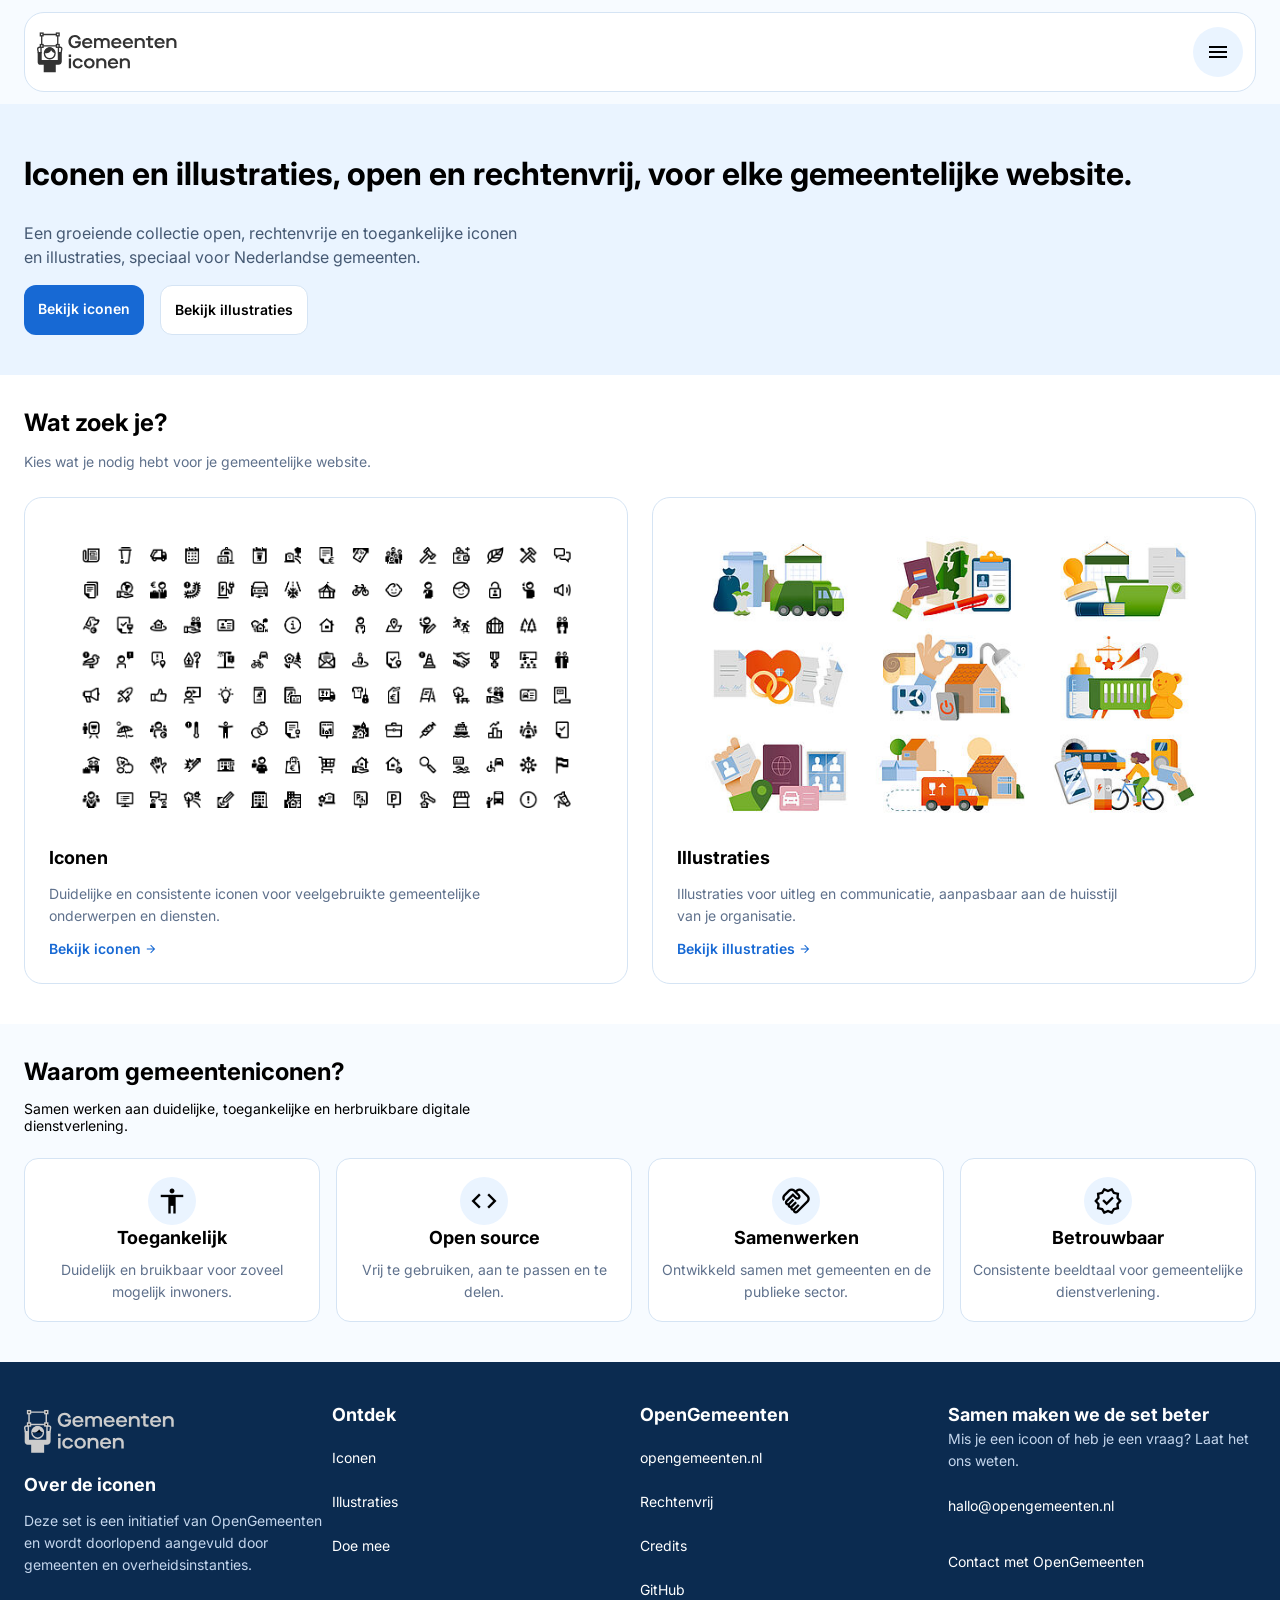
<file: index.html>
<!DOCTYPE html>
<html lang="nl">
    <head>
        <meta charset="UTF-8">
        <meta name="viewport" content="width=device-width, initial-scale=1.0">
        <title>Homepage</title>
        
        <!-- Algemene styling (laadt altijd en op elk apparaat) -->
        <link rel="stylesheet" href="styles/styles.css">
        
        <!-- Material Symbols: zoekicoon, hamburgermenu, pijltje vooruit, toegankelijkheid, open source, samenwerken en betrouwbaar -->
        <link rel="stylesheet" href="https://fonts.googleapis.com/css2?family=Material+Symbols+Outlined:opsz,wght,FILL,GRAD@24,400,0,0&icon_names=accessibility,arrow_forward,code,handshake,menu,search,verified">
    </head>


    <body>
        <header>
            <img class="logo" src="assets/logo.svg" alt="logo-gemeenteniconen">
            <button class="hamburger-menu"><span class="material-symbols-outlined">menu</span></button>
            <nav class="nav">
                <ul>
                    <li><a href="iconen.html">Iconen</a></li>
                    <li><a href="#Illustraties">Illustraties</a></li>
                    <li><a href="#Doe-mee">Doe mee</a></li>
                    <li><a href="#Rechtenvrij">Rechtenvrij</a></li>
                    <li><a href="#credits">Credits</a></li>
                    <li><a class="github" href="https://github.com/OpenGemeenten/Iconenset/">GitHub</a></li>
                </ul>
            </nav>
        </header>

        <main>
            <section class="hero-banner">
                <h1>Iconen en illustraties, open en rechtenvrij, voor elke gemeentelijke website.</h1>
                <p>Een groeiende collectie open, rechtenvrije en toegankelijke iconen en illustraties, speciaal voor Nederlandse gemeenten.</p>
                <div class="hero-knoppen">
                    <a class="primaire-knop" href="iconen.html">Bekijk iconen</a>
                    <a class="secundaire-knop" href="#Illustraties">Bekijk illustraties</a>   
                </div>
            </section>

        <section class="wat-zoek-je">
                <h2>Wat zoek je?</h2>
                <p>Kies wat je nodig hebt voor je gemeentelijke website.</p>
                
                <div class="keuze-kaarten">    
                    <div class="keuze-kaart">
                        <img src="assets/iconenset-overzicht.png" alt="iconenset-overzicht">
                        <h3>Iconen</h3>
                        <p>Duidelijke en consistente iconen voor veelgebruikte gemeentelijke onderwerpen en diensten.</p>
                        <a href="iconen.html">Bekijk iconen<span class="material-symbols-outlined">arrow_forward</span></a>
                    </div>

                    <div class="keuze-kaart">
                        <img src="assets/illustraties.jpg" alt="illustraties-overzicht">
                        <h3>Illustraties</h3>
                        <p>Illustraties voor uitleg en communicatie, aanpasbaar aan de huisstijl van je organisatie.</p>
                        <a href="#illustraties">Bekijk illustraties<span class="material-symbols-outlined">arrow_forward</span></a>
                    </div>
                </div>
            </section>

            <section class="waarom-gemeenteiconen">
                <h2>Waarom gemeenteniconen?</h2>
                <p>Samen werken aan duidelijke, toegankelijke en herbruikbare digitale dienstverlening.</p>
                <div class="voordeel-kaarten">
                    <div class="voordeel-kaart">
                        <span class="material-symbols-outlined">accessibility</span>
                        <h3>Toegankelijk</h3>
                        <p>Duidelijk en bruikbaar voor zoveel mogelijk inwoners.</p>
                    </div>

                    <div class="voordeel-kaart">
                        <span class="material-symbols-outlined">code</span>
                        <h3>Open source</h3>
                        <p>Vrij te gebruiken, aan te passen en te delen.</p>
                    </div>

                    <div class="voordeel-kaart">
                        <span class="material-symbols-outlined">handshake</span>
                        <h3>Samenwerken</h3>
                        <p>Ontwikkeld samen met gemeenten en de publieke sector.</p>
                    </div>

                    <div class="voordeel-kaart">
                        <span class="material-symbols-outlined">verified</span>
                        <h3>Betrouwbaar</h3>
                        <p>Consistente beeldtaal voor gemeentelijke dienstverlening.</p>
                    </div>
                </div>
            </section>
        </main>

        <footer>
            <div class="over-iconen">
            <img class="logo-footer" src="assets/logo.svg" alt="logo-footer">
            <h3>Over de iconen</h3>
                <p>Deze set is een initiatief van OpenGemeenten en wordt doorlopend aangevuld door gemeenten en overheidsinstanties. </p> 
            </div>
            
            <div class="ontdek-blok">
                <h3>Ontdek</h3> 
                <ul class="ontdek">
                    <li> <a href="iconen.html">Iconen</a></li>
                    <li><a href="#Illustraties">Illustraties</a></li>
                    <li><a href="#Doe-mee">Doe mee</a></li>
                </ul>
            </div>

            <div class="informatie-blok">
                <h3>OpenGemeenten</h3>
                <ul class="informatie">
                    <li><a href="https://www.opengemeenten.nl/">opengemeenten.nl</a></li>
                    <li><a href="#Rechtenvrij">Rechtenvrij</a></li>
                    <li><a href="#credits">Credits</a></li>
                    <li><a class="github" href="https://github.com/OpenGemeenten/Iconenset/">GitHub</a></li>
                </ul>
            </div>
                
            <div class="contact-blok">
                <h3>Samen maken we de set beter</h3>
                <p class="contact-tekst">Mis je een icoon of heb je een vraag? Laat het ons weten.</p>
                <p class="mail-link"><a href="mailto:hallo@opengemeenten.nl">hallo@opengemeenten.nl</a></p>
                <p class="contact-link"><a href="https://www.opengemeenten.nl/contact">Contact met OpenGemeenten</a></p>
            </div>
        </footer>
    </body>
</html>
</file>
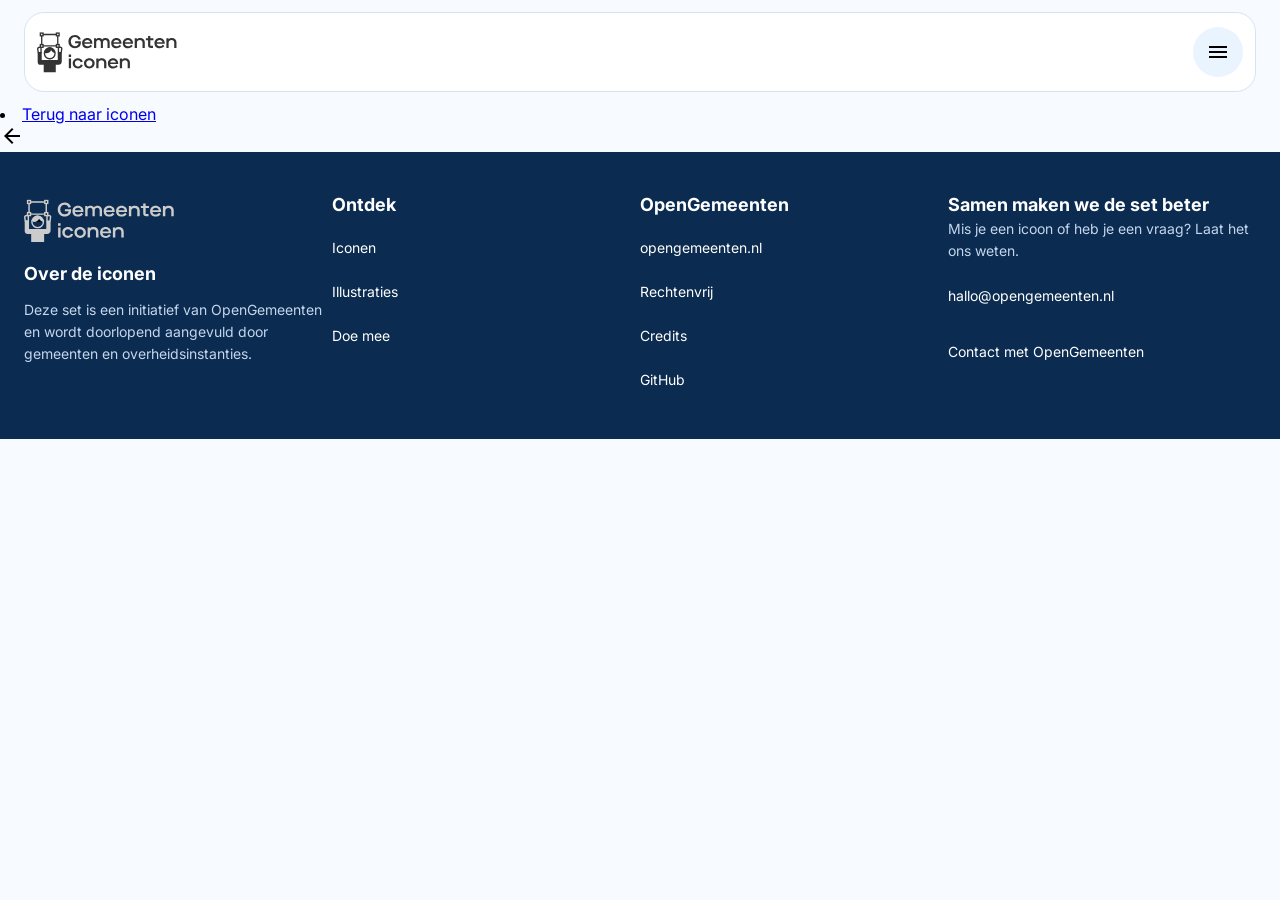
<file: detailpagina-iconen.html>
<!DOCTYPE html>
<html lang="nl">
    <head>
        <meta charset="UTF-8">
        <meta name="viewport" content="width=device-width, initial-scale=1.0">
        <title>Icoon detail</title>
        
        <!-- Algemene styling (laadt altijd en op elk apparaat) -->
        <link rel="stylesheet" href="styles/styles.css">
        
        <!-- Material Symbols: zoekicoon, hamburgermenu, pijltje vooruit, toegankelijkheid, open source, samenwerken en betrouwbaar -->
        <link rel="stylesheet" href="https://fonts.googleapis.com/css2?family=Material+Symbols+Outlined:opsz,wght,FILL,GRAD@24,400,0,0&icon_names=accessibility,arrow_forward,code,handshake,menu,search,verified">
    </head>
    
    
    <body>
        <header>
            <img class="logo" src="assets/logo.svg" alt="logo-gemeenteniconen">
            <button class="hamburger-menu"><span class="material-symbols-outlined">menu</span></button>
            <nav class="nav">
                <ul>
                    <li><a href="iconen.html">Iconen</a></li>
                    <li><a href="#Illustraties">Illustraties</a></li>
                    <li><a href="#Doe-mee">Doe mee</a></li>
                    <li><a href="#Rechtenvrij">Rechtenvrij</a></li>
                    <li><a href="#credits">Credits</a></li>
                    <li><a class="github" href="https://github.com/OpenGemeenten/Iconenset/">GitHub</a></li>
                </ul>
            </nav>
        </header>

        <main>
            <li> <a href="iconen.html">Terug naar iconen</a></li>
            <span class="material-symbols-outlined">arrow_back</span>
        
        </main>

        <footer>
            <div class="over-iconen">
            <img class="logo-footer" src="assets/logo.svg" alt="logo-footer">
            <h3>Over de iconen</h3>
            <p>Deze set is een initiatief van OpenGemeenten en wordt doorlopend aangevuld door gemeenten en overheidsinstanties. </p> 
            </div>
            
            <div class="ontdek-blok">
                <h3>Ontdek</h3> 
                <ul class="ontdek">
                    <li> <a href="iconen.html">Iconen</a></li>
                    <li><a href="#Illustraties">Illustraties</a></li>
                    <li><a href="#Doe mee">Doe mee</a></li>
                </ul>
            </div>

            <div class="informatie-blok">
                <h3>OpenGemeenten</h3>
                <ul class="informatie">
                    <li><a href="https://www.opengemeenten.nl/">opengemeenten.nl</a></li>
                    <li><a href="#Rechtenvrij">Rechtenvrij</a></li>
                    <li><a href="#credits">Credits</a></li>
                    <li><a class="github" href="https://github.com/OpenGemeenten/Iconenset/">GitHub</a></li>
                </ul>
            </div>
                
            <div class="contact-blok">
                <h3>Samen maken we de set beter</h3>
                <p class="contact-tekst">Mis je een icoon of heb je een vraag? Laat het ons weten.</p>
                <p class="mail-link"><a href="mailto:hallo@opengemeenten.nl">hallo@opengemeenten.nl</a></p>
                <p class="contact-link"><a href="https://www.opengemeenten.nl/contact">Contact met OpenGemeenten</a></p>
            </div>
            </footer>



    </body>
</html>
</file>
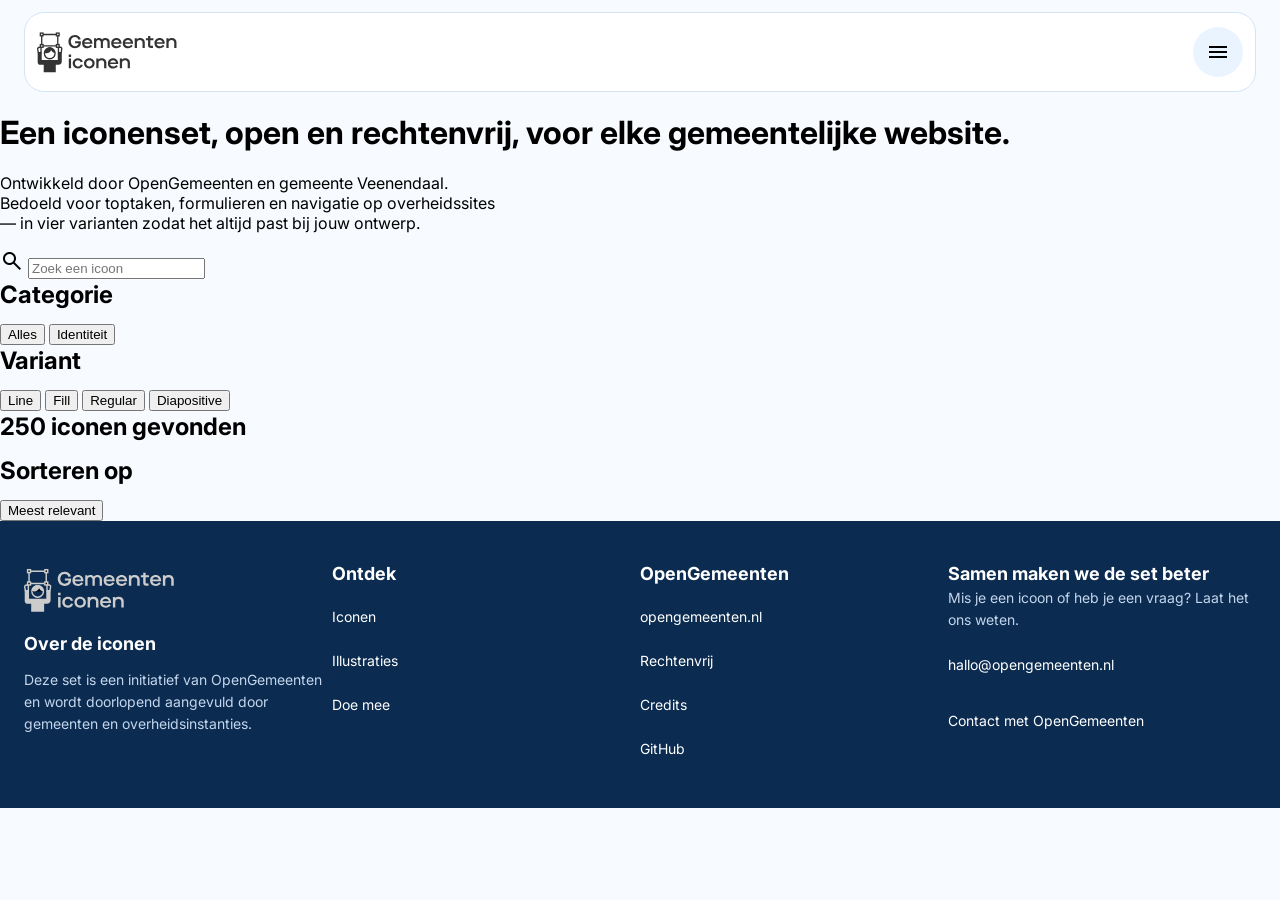
<file: iconen.html>
<!DOCTYPE html>
<html lang="nl">
    <head>
        <meta charset="UTF-8">
        <meta name="viewport" content="width=device-width, initial-scale=1.0">
        <title>Iconen</title>
        
        <!-- Algemene styling (laadt altijd en op elk apparaat) -->
        <link rel="stylesheet" href="styles/styles.css">
        
        <!-- Material Symbols: zoekicoon, hamburgermenu, pijltje vooruit, toegankelijkheid, open source, samenwerken en betrouwbaar -->
        <link rel="stylesheet" href="https://fonts.googleapis.com/css2?family=Material+Symbols+Outlined:opsz,wght,FILL,GRAD@24,400,0,0&icon_names=accessibility,arrow_forward,code,handshake,menu,search,verified">
    </head>


    <body>
        <header>
            <img class="logo" src="assets/logo.svg" alt="logo-gemeenteniconen">
            <button class="hamburger-menu"><span class="material-symbols-outlined">menu</span></button>
            <nav class="nav">
                <ul>
                    <li><a href="iconen.html">Iconen</a></li>
                    <li><a href="#Illustraties">Illustraties</a></li>
                    <li><a href="#Doe-mee">Doe mee</a></li>
                    <li><a href="#Rechtenvrij">Rechtenvrij</a></li>
                    <li><a href="#credits">Credits</a></li>
                    <li><a class="github" href="https://github.com/OpenGemeenten/Iconenset/">GitHub</a></li>
                </ul>
            </nav>
        </header>

        <main>
            <h1>Een iconenset, open en rechtenvrij, voor elke gemeentelijke website.</h1>
            <p> Ontwikkeld door OpenGemeenten en gemeente Veenendaal. Bedoeld voor toptaken, formulieren en navigatie op overheidssites — in vier varianten zodat het altijd past bij jouw ontwerp. </p>
            <span class=" search-icon material-symbols-outlined"> search </span>
            <input class="search-input" type="search" placeholder="Zoek een icoon">
            
            <div id="categorie-filters">
                <h2>Categorie</h2>
                <button class="Alles" onclick="filterSelection ('Alles')">Alles</button>
                <button class="Alles" onclick="filterSelection ('Identiteit')">Identiteit</button>
            </div>
            
            <div id="variant-filters">
                <h2>Variant</h2>
                <button class="Alles" onclick="filterSelection ('Line')">Line</button>
                <button class="Alles" onclick="filterSelection ('Fill')">Fill</button>
                <button class="Alles" onclick="filterSelection ('Regular')">Regular</button>
                <button class="Alles" onclick="filterSelection ('Diapositive')">Diapositive</button>
            </div>

            <h2> 250 iconen gevonden</h2>
            <h2>Sorteren op</h2>
            <button class="Sorteren-op" onclick="filterSelection ('Meest-relevant')">Meest relevant</button>


        </main>



    <footer>
                <div class="over-iconen">
                <img class="logo-footer" src="assets/logo.svg" alt="logo-footer">
                <h3>Over de iconen</h3>
                    <p>Deze set is een initiatief van OpenGemeenten en wordt doorlopend aangevuld door gemeenten en overheidsinstanties. </p> 
                </div>
                
                <div class="ontdek-blok">
                    <h3>Ontdek</h3> 
                    <ul class="ontdek">
                        <li> <a href="iconen.html">Iconen</a></li>
                        <li><a href="#Illustraties">Illustraties</a></li>
                        <li><a href="#Doe mee">Doe mee</a></li>
                    </ul>
                </div>

                <div class="informatie-blok">
                    <h3>OpenGemeenten</h3>
                    <ul class="informatie">
                        <li><a href="https://www.opengemeenten.nl/">opengemeenten.nl</a></li>
                        <li><a href="#Rechtenvrij">Rechtenvrij</a></li>
                        <li><a href="#credits">Credits</a></li>
                        <li><a class="github" href="https://github.com/OpenGemeenten/Iconenset/">GitHub</a></li>
                    </ul>
                </div>
                    
                <div class="contact-blok">
                    <h3>Samen maken we de set beter</h3>
                    <p class="contact-tekst">Mis je een icoon of heb je een vraag? Laat het ons weten.</p>
                    <p class="mail-link"><a href="mailto:hallo@opengemeenten.nl">hallo@opengemeenten.nl</a></p>
                    <p class="contact-link"><a href="https://www.opengemeenten.nl/contact">Contact met OpenGemeenten</a></p>
                </div>
            </footer>
    




    </body>
</html>
</file>
<file: styles/styles.css>
@import url('https://fonts.googleapis.com/css2?family=Inter:ital,opsz,wght@0,14..32,100..900;1,14..32,100..900&display=swap');

body {
    margin: 0;
    background-color: #F7FBFF;
    font-family: "Inter", sans-serif;
    font-weight: 400;
    letter-spacing: 0;
}

/* H2 sectiekoppen */
h2 {
    font-size: 1.5em;
    font-weight: 700;
    line-height: 32px;
    margin: 0;
    margin-bottom: 12px;
}

img {
    max-width: 100%;
}

p {
    max-width:32em;
}

header {
    display: flex;
    justify-content: space-between;
    align-items: center;
    margin: 12px 24px;
    padding: 12px;
    background-color: white;
    border: 1px solid #D5E4F4;
    border-radius: 20px;
}

.nav {
    display: none;
}

.hamburger-menu {
    background-color: #EAF4FF;
    border-radius: 50%;
    border: none;
    width: 50px;
    height: 50px;
    display: flex;
    justify-content: center;
    align-items: center;
}

.logo {
    width: 150px;
    height: auto;
}

main > section {
    padding: 0px 24px;
}


.hero-banner {
    background-color: #EAF4FF;
    padding: 24px 24px 40px 24px;

    h1 {
        font-weight: 700;
        font-size: 32px;
        line-height: 40px;
    }

    p {
        font-size: 16px;
        line-height: 24px;
        color: #455973;
    }

    .hero-knoppen {
        display: flex;
        flex-wrap:wrap;
        gap: 8px;
        font-size: 14px;
        line-height: 20px;

        /* Grotere telefoons */
        @media (width >= 360px) {
            gap: 16px;
        
            a {
            font-size: 14px;
            }
        }
    }

    a {
        font-size: 13px; /* bah */
        font-weight: 600;
        line-height: 48px;
        box-sizing: border-box;
        padding-inline:1em;

        text-decoration: none;
        border-radius: 12px;
        white-space: nowrap;
    }

    .primaire-knop {
        background-color: #1769D4;
        color: white;
    }   

.secundaire-knop {
        background-color: white;
        color: black;
        border: 1px solid #D5E4F4;
    }

    /* Grotere telefoons */
    @media (width >= 360px) {
        .hero-knoppen {
            gap: 16px;
        }

         a {
            font-size: 14px;
        }

    }
}

/* Wat zoek je */
.wat-zoek-je {
    background-color: white;
    padding: 32px 24px 40px 24px;

    p {
        font-size: 14px;
        line-height: 22px;
        color: #5F718C;
        margin: 0;
        margin-bottom: 24px; 
    }

    .keuze-kaarten {
        display: grid;
        grid-template-columns: 1fr;
        gap: 24px;

        h3 {
            font-size: 18px;
            font-weight: 700;
            line-height: 26px;
            margin: 0;
        }

        p {
            font-size: 14px;
            line-height: 22px;
            color: #5F718C;
            margin: 0;
        }

        a {
            font-size: 14px;
            font-weight: 600;
            line-height: 20px;
            color: #1769D4;

            display: inline-flex;
            align-items: center;
            gap: 3px;
            text-decoration: none;
        }

        .material-symbols-outlined {
            font-size: 14px;
            line-height: 20px;
        }

        /* Tablet */
        @media (width >= 768px) {
            grid-template-columns: 1fr 1fr;            
        }
    }

    .keuze-kaart {
        border: 1px solid #D5E4F4;
        border-radius: 18px;
        padding: 24px;
        background-color: white;
        display: grid;
        grid-template-columns: 1fr;
        gap: 12px;
    }

}

/* Waarom gemeenteniconen */
.waarom-gemeenteiconen {
    background-color: #F7FBFF;
    padding: 32px 24px 40px 24px;

    p {
        font-size: 14px;
        line-height: normal;
        margin: 0;
        margin-bottom: 24px;
    }

    .voordeel-kaarten {
        display: grid;
        grid-template-columns: 1fr 1fr;
        gap: 16px;

        h3 {
            font-size: 16px;
            font-weight: 700;
            line-height: 24px;
            text-align: center;
            margin: 0;
            
            @media (width >= 360px) {
                font-size: 18px;
                line-height: 26px;
            }  
        }

        p {
            font-size: 14px;
            line-height: 22px;
            text-align: center;
            margin: 0;
            margin-top: 8px;
            margin-bottom: 18px;
            color: #5F718C;
            padding-left: 8px;
            padding-right: 8px;
        }

        /* Desktop */
        @media (width >= 1024px) {
            grid-template-columns: 1fr 1fr 1fr 1fr;
        }
    }

    .voordeel-kaart {
        border: 1px solid #D5E4F4;
        border-radius: 14px;
        background-color: white;
        display: flex;
        flex-direction: column;
        align-items: center;
        
        .material-symbols-outlined {
            background-color: #EAF4FF;
            border-radius: 50%;
            border: none;
            width: 48px;
            height: 48px;
            display: flex;
            justify-content: center;
            align-items: center;
            margin: 0;
            margin-top: 18px;
            font-size: 30px;
        }
    }
}

/* Footer */
footer {
    background-color: #0B2B50;
    font-size: 14px;
    font-weight: 400;
    line-height: 22px;
    padding: 40px 24px 48px 24px;

    h3 {
        font-size: 18px;
        font-weight: 700;
        line-height: 26px;
        color: white;
        margin: 0;
    }

    p {
        font-size: 14px;
        font-weight: 400;
        line-height: 22px;
        color: #C4D6ED;
        margin: 0;
    }

    ul {
        margin: 0;
        padding: 0;
        list-style: none;

        display: grid;
        gap: 22px;
    }

    a {
        text-decoration: none;
        color: white;
    }

    .logo-footer {
        filter: invert(100%);
        width: 161px;
        height: auto;
        display: block;
        margin-bottom: 12px;
    }

    .over-iconen, .ontdek-blok, .informatie-blok {
        margin-bottom: 39px;

        /* Tablet */
        @media (width >= 768px) {
            margin-bottom: 0;  
        }
    }

    .over-iconen h3 {
        margin-bottom: 12px;
    }

    .ontdek-blok h3, .informatie-blok h3 {
        margin-bottom: 19px;
    }

    .contact-tekst {
        margin-bottom: 23px;
    }

    .mail-link {
        margin-bottom: 34px;
    }

    @media (width >= 768px){
        display: grid;
        grid-template-columns: 1fr 1fr;
    }

    @media (width >= 1024px ) {
        display: grid;
        grid-template-columns: 1fr 1fr 1fr 1fr;
    }
}
</file>
